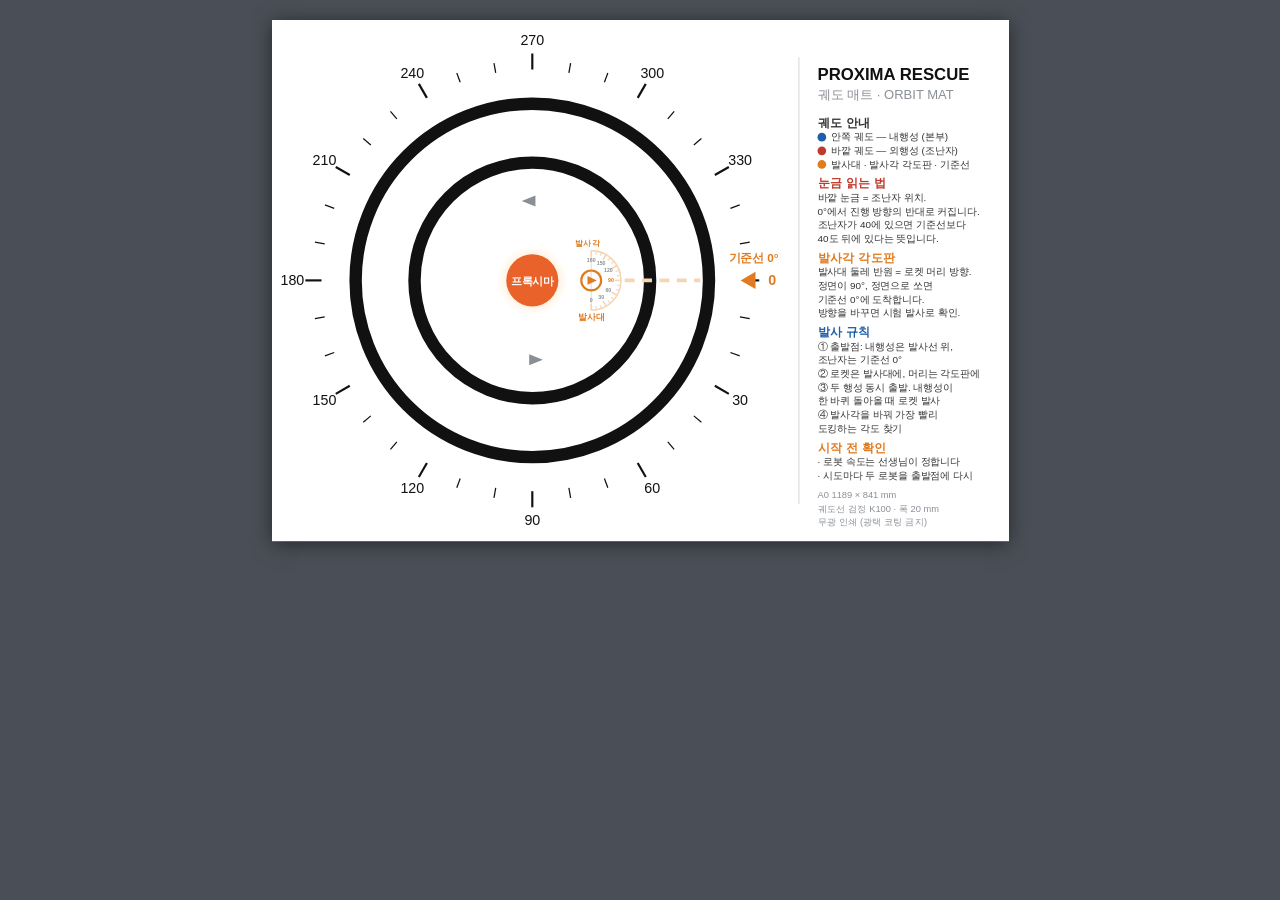
<file: print/preview.html>
<!-- 도안 확인용 축소 미리보기 (인쇄소에 넘길 파일은 orbit-mat-a0.pdf 입니다) -->
<!DOCTYPE html>
<html lang="ko">
<head>
    <meta charset="utf-8">
    <title>궤도 매트 미리보기</title>
    <style>
        body { margin: 0; background: #4a4f57; display: flex; justify-content: center; padding: 20px; }
        img { width: 1189px; height: 841px; transform: scale(0.62); transform-origin: top center; background: #fff; box-shadow: 0 4px 30px rgba(0,0,0,.5); }
    </style>
</head>
<body>
    <img src="orbit-mat-a0.svg" alt="A0 궤도 매트 도안">
</body>
</html>
</file>
